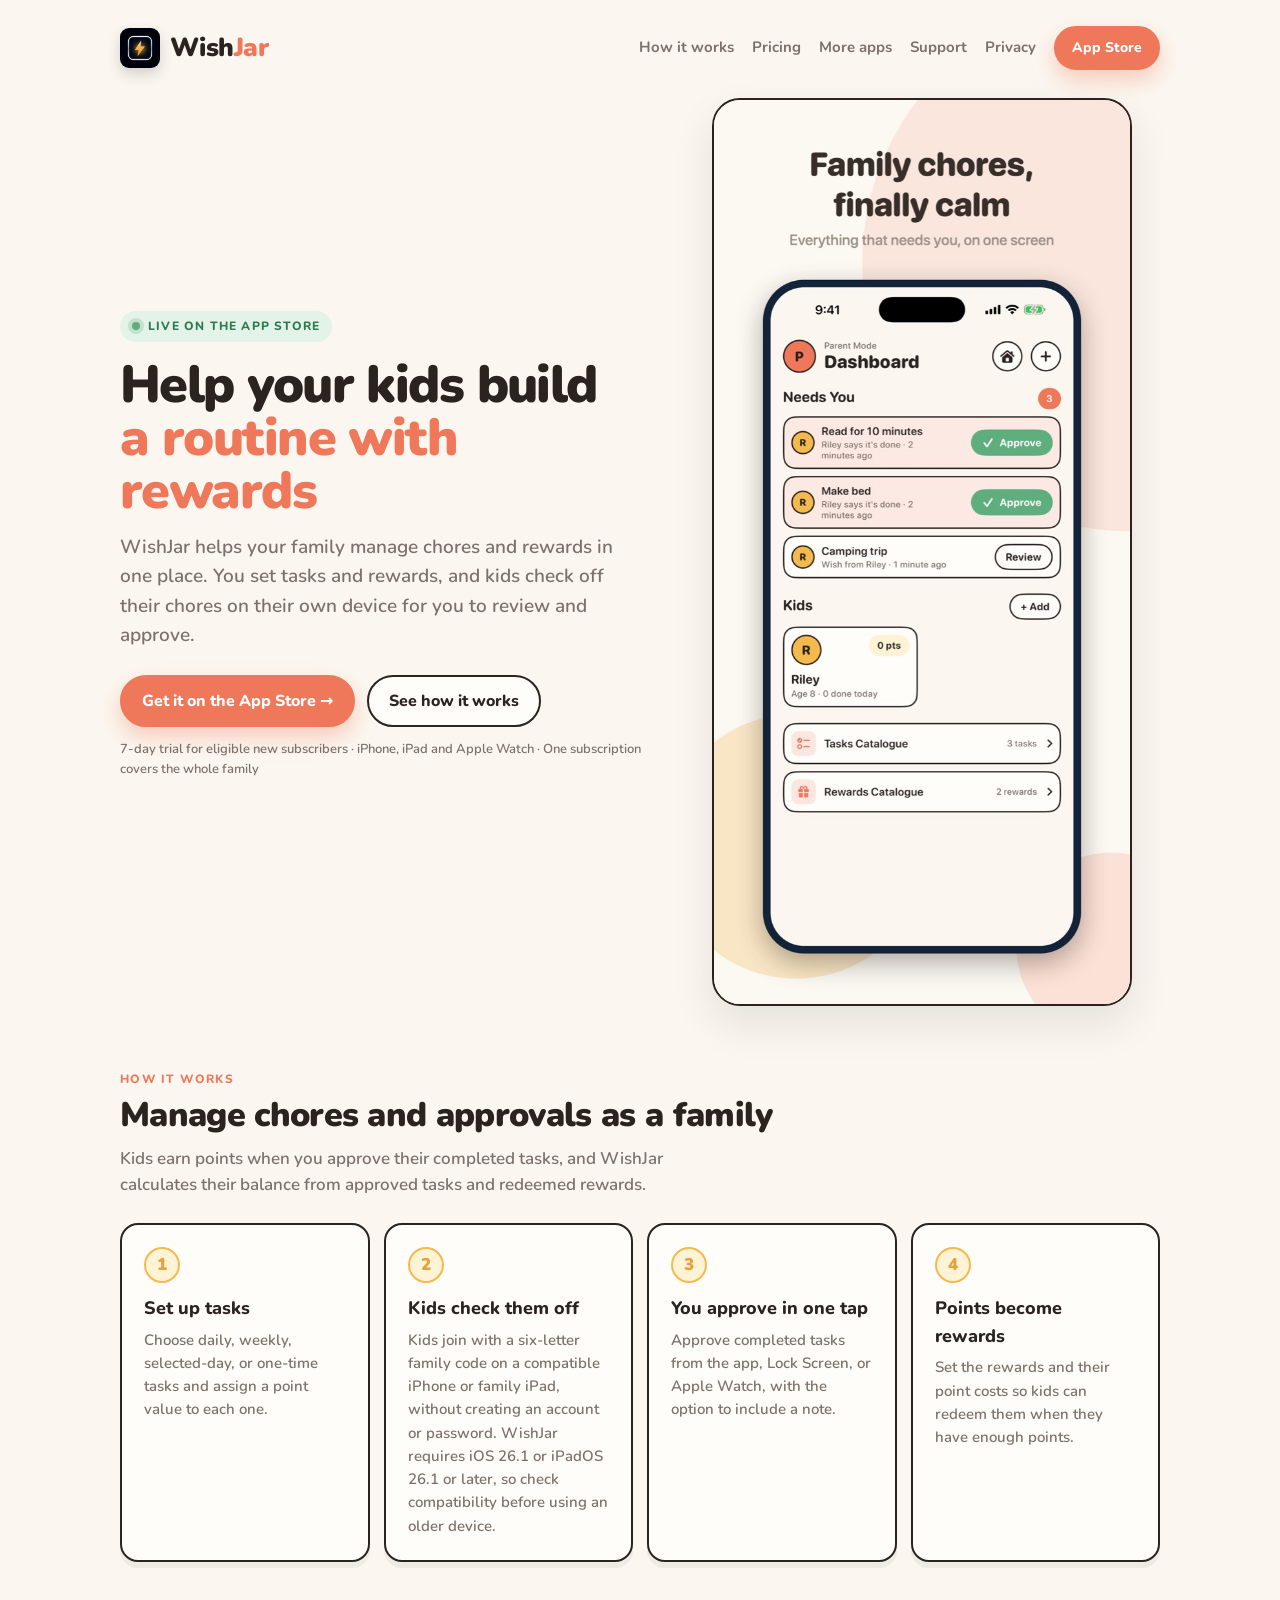
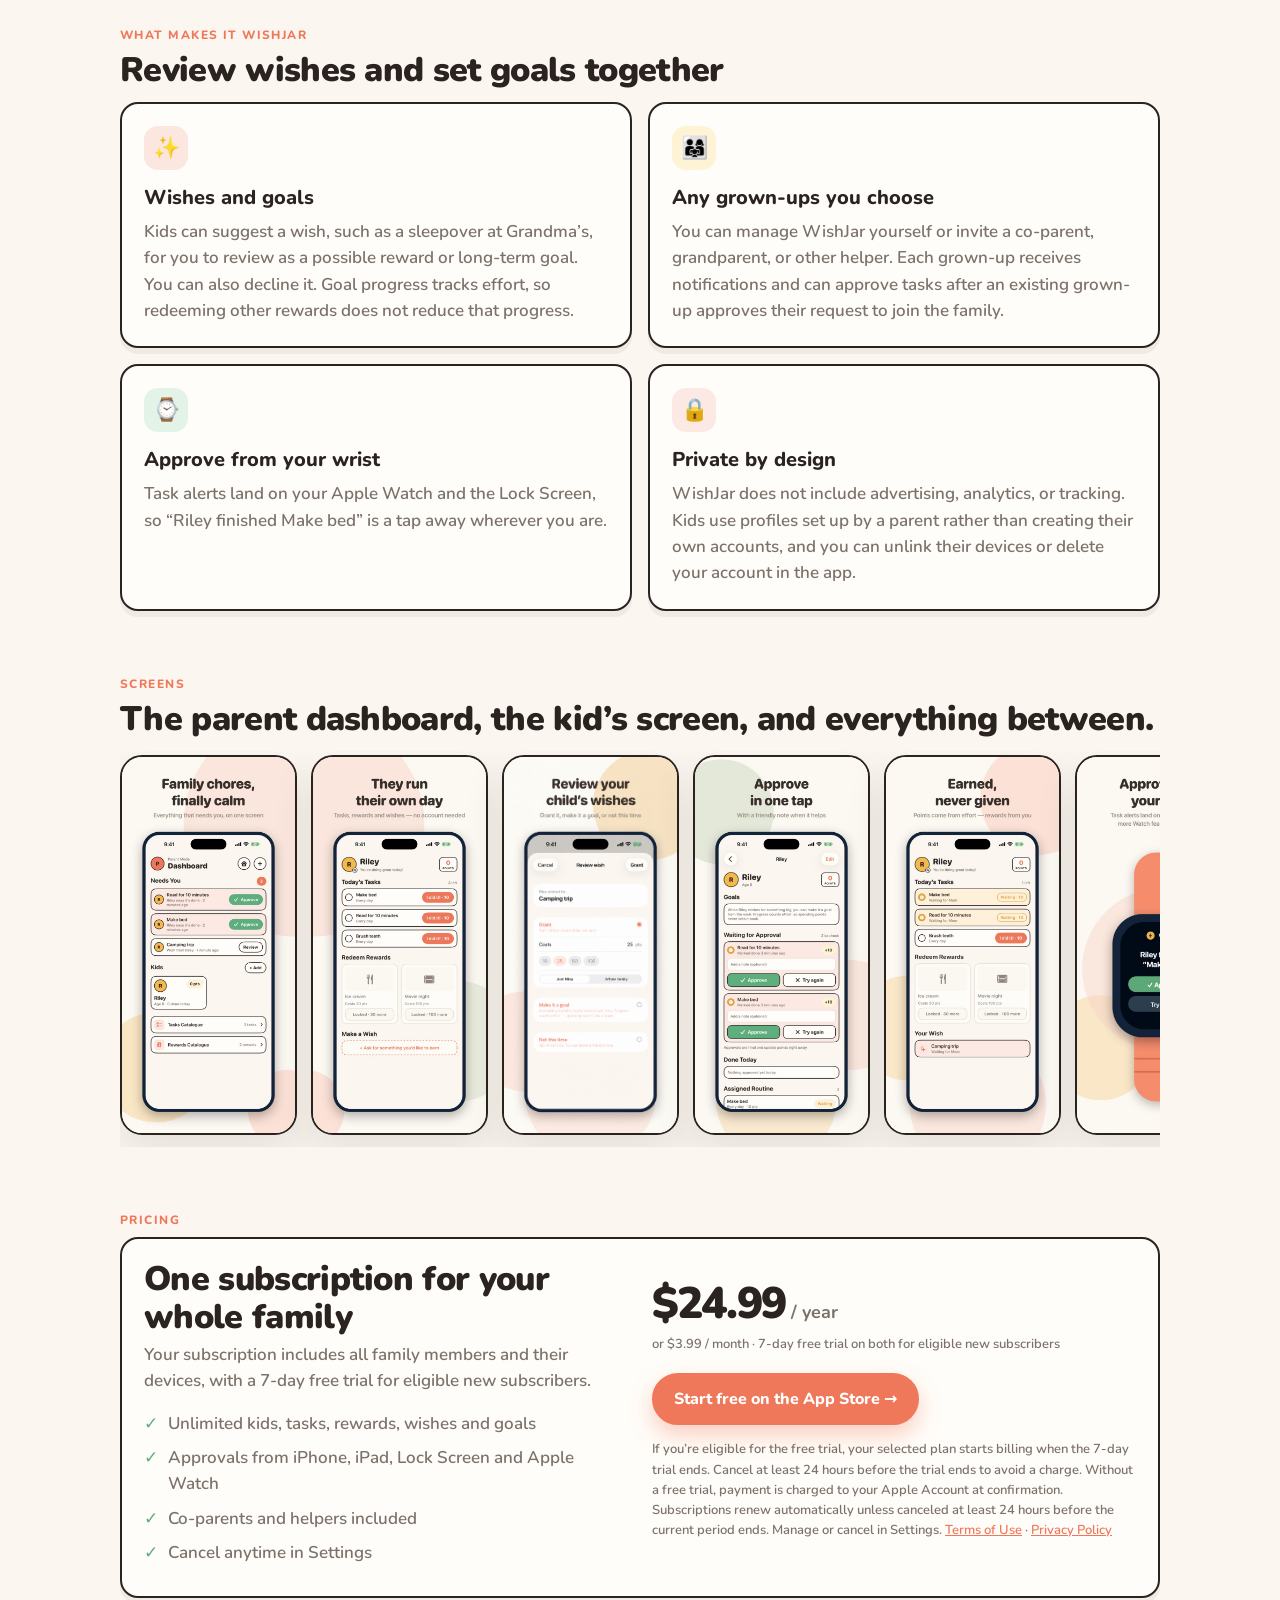
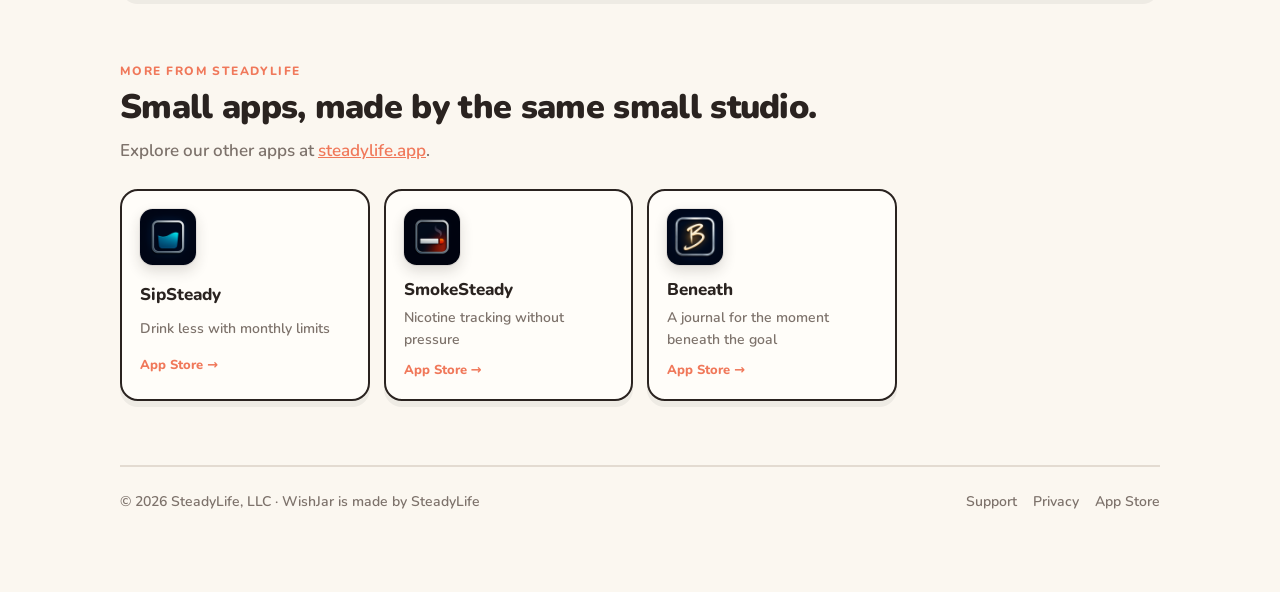
<file: index.html>
<!DOCTYPE html>
<html lang="en">
<head>
  <meta charset="utf-8" />
  <title>WishJar – Chores, rewards &amp; family goals</title>
  <meta name="viewport" content="width=device-width, initial-scale=1" />
  <meta name="description" content="WishJar helps your family run a simple chores-for-rewards routine. Kids check off tasks on their own device, you approve with one tap, and points turn into rewards they chose. Eligible new subscribers can try it free for 7 days on the App Store." />
  <meta property="og:title" content="WishJar – Chores, rewards & family goals" />
  <meta property="og:description" content="WishJar lets kids check off chores on their own device and earn points toward rewards after a parent approves." />
  <meta property="og:image" content="https://wishjar.family/img/mk-1-pano-left.jpg" />
  <meta property="og:url" content="https://wishjar.family/" />
  <meta name="theme-color" content="#FBF7F0" />
  <link rel="icon" type="image/png" sizes="32x32" href="/img/favicon-32.png" />
  <link rel="icon" type="image/png" sizes="64x64" href="/img/favicon-64.png" />
  <link rel="apple-touch-icon" href="/img/apple-touch-icon.png" />
  <meta name="apple-itunes-app" content="app-id=6804933445" />
  <link rel="preconnect" href="https://fonts.googleapis.com" />
  <link rel="preconnect" href="https://fonts.gstatic.com" crossorigin />
  <link href="https://fonts.googleapis.com/css2?family=Nunito:wght@500;600;700;800;900&display=swap" rel="stylesheet" />
  <link rel="stylesheet" href="/site.css" />
  <link rel="canonical" href="https://wishjar.family/" />
<meta name="google-site-verification" content="xaN9FVJr7uztQOR5M7D7zL60Qkp4SwVnyySKkg4rgh4" />
</head>
<body>
  <div class="shell">
    <header>
      <a class="wordmark" href="/">
        <img src="/img/icon-512.png" alt="" width="40" height="40" />
        <span><span class="wish">Wish</span><span class="jar">Jar</span></span>
      </a>
      <nav>
        <a href="#how">How it works</a>
        <a href="#pricing">Pricing</a>
        <a href="#more">More apps</a>
        <a href="/support.html">Support</a>
        <a href="/privacy.html">Privacy</a>
        <a class="btn btn-primary btn-small" href="https://apps.apple.com/app/id6804933445" target="_blank" rel="noopener">App Store</a>
      </nav>
    </header>

    <main>
      <section class="hero">
        <div>
          <div class="chip"><span class="dot"></span>Live on the App Store</div>
          <h1>Help your kids build<br /><span class="accent">a routine with rewards</span></h1>
          <p class="lede">
            WishJar helps your family manage chores and rewards in one place. You set tasks and rewards, and kids check off their chores on their own device for you to review and approve.
          </p>
          <div class="cta-row">
            <a class="btn btn-primary" href="https://apps.apple.com/app/id6804933445" target="_blank" rel="noopener">Get it on the App Store →</a>
            <a class="btn btn-ghost" href="#how">See how it works</a>
          </div>
          <p class="cta-note">7-day trial for eligible new subscribers · iPhone, iPad and Apple Watch · One subscription covers the whole family</p>
        </div>
        <div class="hero-shot">
          <img src="/img/mk-1-pano-left.jpg" alt="WishJar parent dashboard — everything that needs you on one screen" />
        </div>
      </section>

      <section id="how">
        <p class="eyebrow">How it works</p>
        <h2>Manage chores and approvals as a family</h2>
        <p class="sub">Kids earn points when you approve their completed tasks, and WishJar calculates their balance from approved tasks and redeemed rewards.</p>
        <div class="steps">
          <div class="card step">
            <div class="num">1</div>
            <h3>Set up tasks</h3>
            <p>Choose daily, weekly, selected-day, or one-time tasks and assign a point value to each one.</p>
          </div>
          <div class="card step">
            <div class="num">2</div>
            <h3>Kids check them off</h3>
            <p>Kids join with a six-letter family code on a compatible iPhone or family iPad, without creating an account or password. WishJar requires iOS 26.1 or iPadOS 26.1 or later, so check compatibility before using an older device.</p>
          </div>
          <div class="card step">
            <div class="num">3</div>
            <h3>You approve in one tap</h3>
            <p>Approve completed tasks from the app, Lock Screen, or Apple Watch, with the option to include a note.</p>
          </div>
          <div class="card step">
            <div class="num">4</div>
            <h3>Points become rewards</h3>
            <p>Set the rewards and their point costs so kids can redeem them when they have enough points.</p>
          </div>
        </div>
      </section>

      <section>
        <p class="eyebrow">What makes it WishJar</p>
        <h2>Review wishes and set goals together</h2>
        <div class="features">
          <div class="card feature coral">
            <div class="icon">✨</div>
            <h3>Wishes and goals</h3>
            <p>Kids can suggest a wish, such as a sleepover at Grandma&rsquo;s, for you to review as a possible reward or long-term goal. You can also decline it. Goal progress tracks effort, so redeeming other rewards does not reduce that progress.</p>
          </div>
          <div class="card feature mustard">
            <div class="icon">👨‍👩‍👧</div>
            <h3>Any grown-ups you choose</h3>
            <p>You can manage WishJar yourself or invite a co-parent, grandparent, or other helper. Each grown-up receives notifications and can approve tasks after an existing grown-up approves their request to join the family.</p>
          </div>
          <div class="card feature sage">
            <div class="icon">⌚️</div>
            <h3>Approve from your wrist</h3>
            <p>Task alerts land on your Apple Watch and the Lock Screen, so &ldquo;Riley finished Make bed&rdquo; is a tap away wherever you are.</p>
          </div>
          <div class="card feature blush">
            <div class="icon">🔒</div>
            <h3>Private by design</h3>
            <p>WishJar does not include advertising, analytics, or tracking. Kids use profiles set up by a parent rather than creating their own accounts, and you can unlink their devices or delete your account in the app.</p>
          </div>
        </div>
      </section>

      <section>
        <p class="eyebrow">Screens</p>
        <h2>The parent dashboard, the kid&rsquo;s screen, and everything between.</h2>
        <div class="gallery">
          <a href="/img/mk-1-pano-left.jpg" target="_blank" rel="noopener"><img src="/img/mk-1-pano-left.jpg" alt="Family chores, finally calm — the parent dashboard" loading="lazy" /></a>
          <a href="/img/mk-2-pano-right.jpg" target="_blank" rel="noopener"><img src="/img/mk-2-pano-right.jpg" alt="They run their own day — the kid's screen" loading="lazy" /></a>
          <a href="/img/wish-review.png" target="_blank" rel="noopener"><img src="/img/wish-review.png" alt="Reviewing a child’s wish in WishJar" loading="lazy" /></a>
          <a href="/img/mk-4-approve.jpg" target="_blank" rel="noopener"><img src="/img/mk-4-approve.jpg" alt="Approve in one tap" loading="lazy" /></a>
          <a href="/img/mk-5-earned.jpg" target="_blank" rel="noopener"><img src="/img/mk-5-earned.jpg" alt="Child’s task list showing chores awaiting approval" loading="lazy" /></a>
          <a href="/img/mk-6-watch.jpg" target="_blank" rel="noopener"><img src="/img/mk-6-watch.jpg" alt="Approve from your wrist on Apple Watch" loading="lazy" /></a>
        </div>
      </section>

      <section id="pricing">
        <p class="eyebrow">Pricing</p>
        <div class="card pricing">
          <div>
            <h2 style="margin-bottom:6px;">One subscription for your whole family</h2>
            <p class="sub" style="margin-bottom:0;">Your subscription includes all family members and their devices, with a 7-day free trial for eligible new subscribers.</p>
            <ul>
              <li>Unlimited kids, tasks, rewards, wishes and goals</li>
              <li>Approvals from iPhone, iPad, Lock Screen and Apple Watch</li>
              <li>Co-parents and helpers included</li>
              <li>Cancel anytime in Settings</li>
            </ul>
          </div>
          <div>
            <div class="price">$24.99<small> / year</small></div>
            <p class="fine" style="margin:8px 0 18px;">or $3.99 / month · 7-day free trial on both for eligible new subscribers</p>
            <a class="btn btn-primary" href="https://apps.apple.com/app/id6804933445" target="_blank" rel="noopener">Start free on the App Store →</a>
            <p class="fine" style="margin-top:14px;">If you&rsquo;re eligible for the free trial, your selected plan starts billing when the 7-day trial ends. Cancel at least 24 hours before the trial ends to avoid a charge. Without a free trial, payment is charged to your Apple Account at confirmation. Subscriptions renew automatically unless canceled at least 24 hours before the current period ends. Manage or cancel in Settings. <a href="https://www.apple.com/legal/internet-services/itunes/dev/stdeula/" target="_blank" rel="noopener">Terms of Use</a> · <a href="/privacy.html">Privacy Policy</a></p>
          </div>
        </div>
      </section>

      <section id="more">
        <p class="eyebrow">More from SteadyLife</p>
        <h2>Small apps, made by the same small studio.</h2>
        <p class="sub">Explore our other apps at <a href="https://steadylife.app/">steadylife.app</a>.</p>
        <div class="more-grid">
          <a class="more-card" href="https://apps.apple.com/app/id6755796430" target="_blank" rel="noopener">
            <img src="/img/sipsteady.png" alt="" width="56" height="56" />
            <span class="more-name">SipSteady</span>
            <span class="more-sub">Drink less with monthly limits</span>
            <span class="more-cta">App Store →</span>
          </a>
          <a class="more-card" href="https://apps.apple.com/app/id6803258229" target="_blank" rel="noopener">
            <img src="/img/smokesteady.png" alt="" width="56" height="56" />
            <span class="more-name">SmokeSteady</span>
            <span class="more-sub">Nicotine tracking without pressure</span>
            <span class="more-cta">App Store →</span>
          </a>
          <a class="more-card" href="https://apps.apple.com/app/id6801366688" target="_blank" rel="noopener">
            <img src="/img/beneath.png?v=20260921" alt="" width="56" height="56" />
            <span class="more-name">Beneath</span>
            <span class="more-sub">A journal for the moment beneath the goal</span>
            <span class="more-cta">App Store →</span>
          </a>
        </div>
      </section>
    </main>

    <footer>
      <div>© 2026 SteadyLife, LLC · WishJar is made by <a href="https://steadylife.app/">SteadyLife</a></div>
      <div class="links">
        <a href="/support.html">Support</a>
        <a href="/privacy.html">Privacy</a>
        <a href="https://apps.apple.com/app/id6804933445" target="_blank" rel="noopener">App Store</a>
      </div>
    </footer>
  </div>
</body>
</html>
</file>
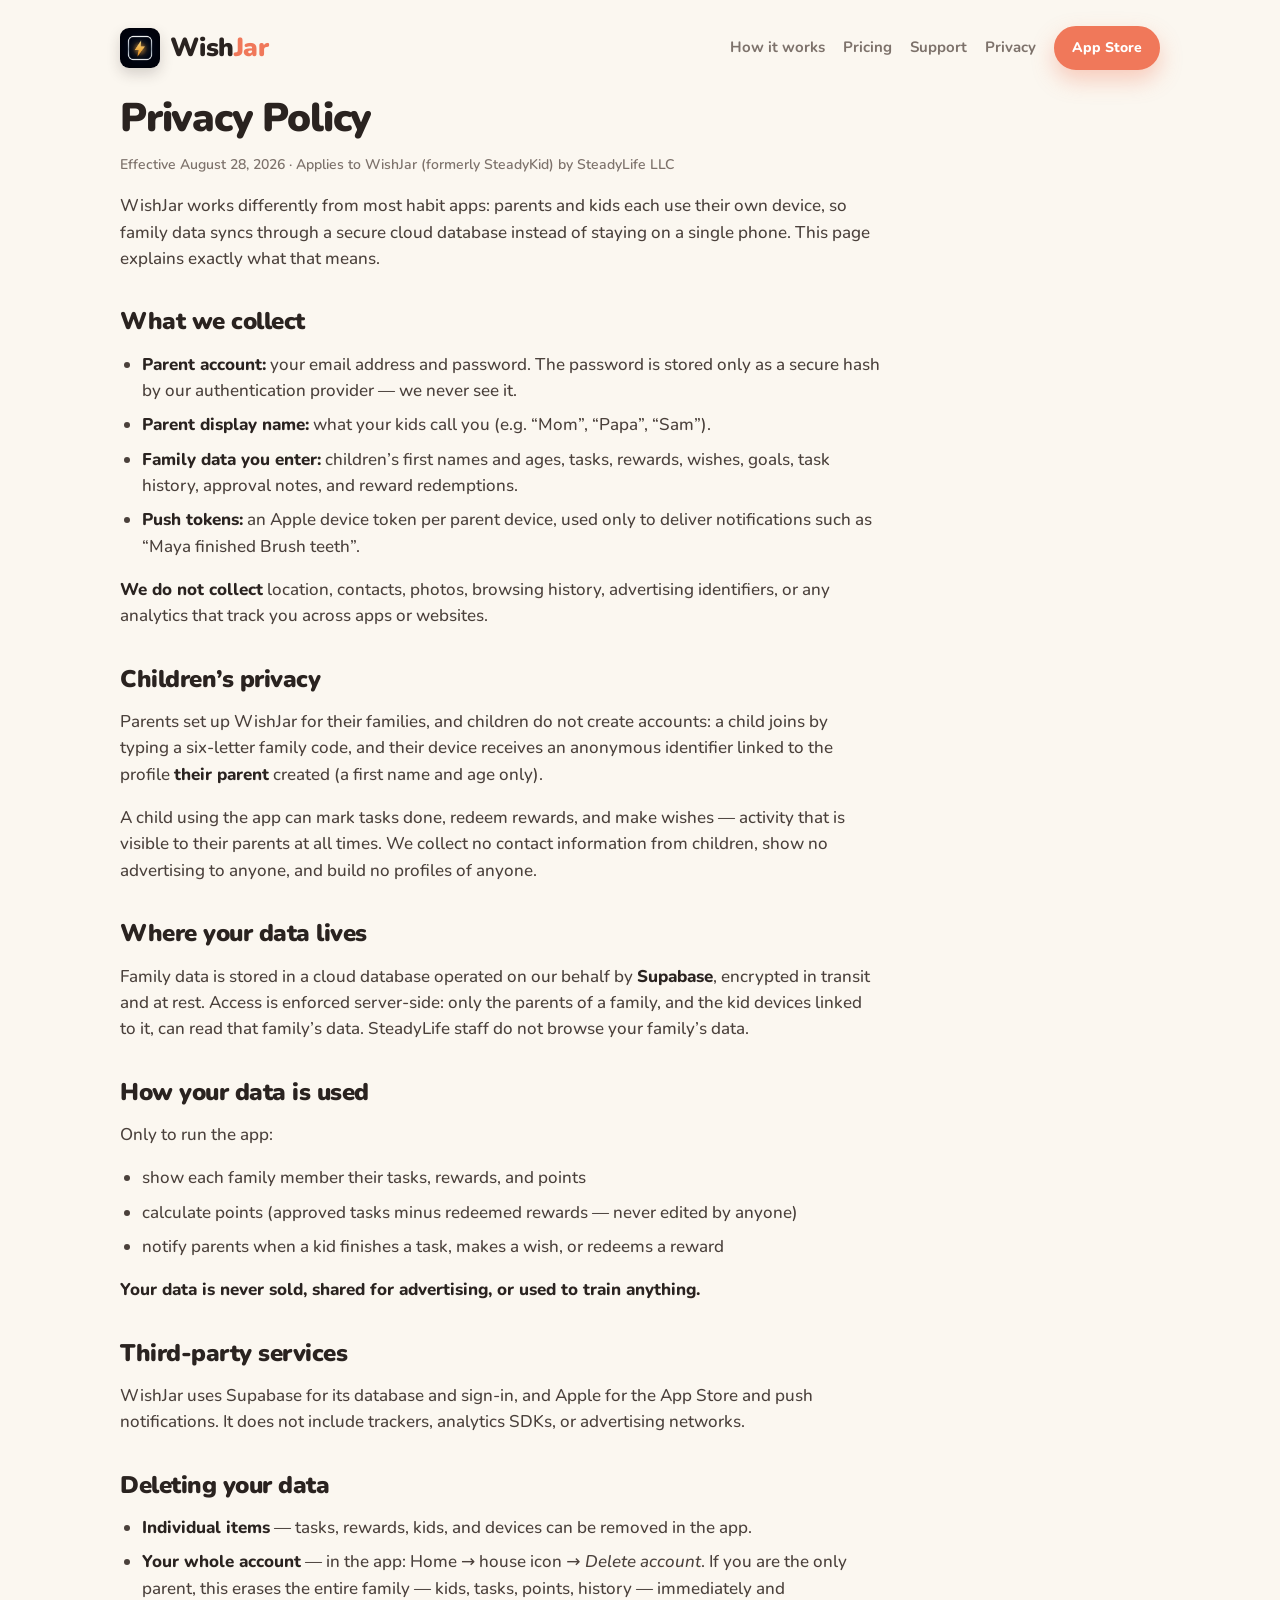
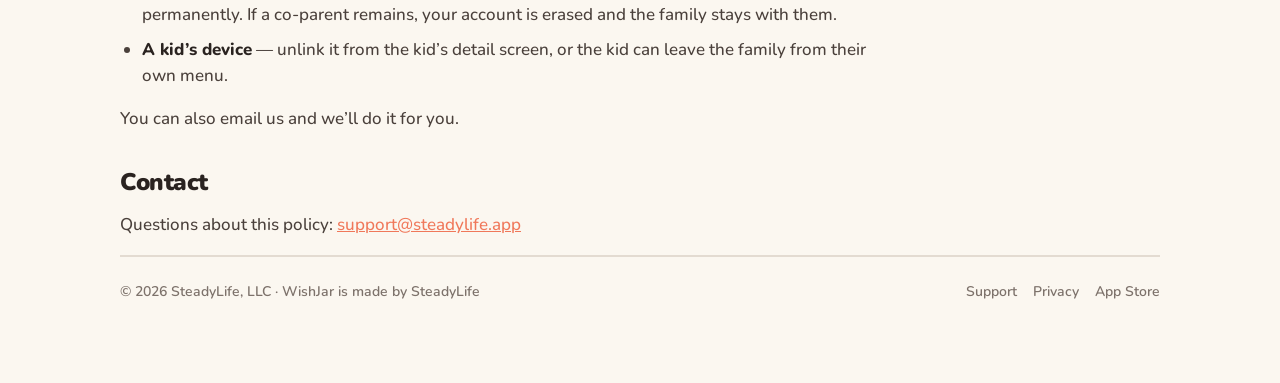
<file: privacy.html>
<!DOCTYPE html>
<html lang="en">
<head>
  <meta charset="utf-8" />
  <title>Privacy Policy – WishJar</title>
  <meta name="viewport" content="width=device-width, initial-scale=1" />
  <meta name="description" content="WishJar Privacy Policy – what the family chores app collects, where it lives, and how to delete it." />
  <link rel="icon" type="image/png" sizes="32x32" href="/img/favicon-32.png" />
  <link rel="apple-touch-icon" href="/img/apple-touch-icon.png" />
  <link rel="preconnect" href="https://fonts.googleapis.com" />
  <link rel="preconnect" href="https://fonts.gstatic.com" crossorigin />
  <link href="https://fonts.googleapis.com/css2?family=Nunito:wght@500;600;700;800;900&display=swap" rel="stylesheet" />
  <link rel="stylesheet" href="/site.css" />
  <link rel="canonical" href="https://wishjar.family/privacy" />
</head>
<body>
  <div class="shell">
    <header>
      <a class="wordmark" href="/">
        <img src="/img/icon-512.png" alt="" width="40" height="40" />
        <span><span class="wish">Wish</span><span class="jar">Jar</span></span>
      </a>
      <nav>
        <a href="/#how">How it works</a>
        <a href="/#pricing">Pricing</a>
        <a href="/support.html">Support</a>
        <a href="/privacy.html">Privacy</a>
        <a class="btn btn-primary btn-small" href="https://apps.apple.com/app/id6804933445" target="_blank" rel="noopener">App Store</a>
      </nav>
    </header>

    <main class="prose">
      <h1>Privacy Policy</h1>
      <p class="meta">Effective August 28, 2026 · Applies to WishJar (formerly SteadyKid) by SteadyLife LLC</p>
      <p>
        WishJar works differently from most habit apps: parents and kids each use their own device, so family data syncs through a secure cloud database instead of staying on a single phone. This page explains exactly what that means.
      </p>

      <h2>What we collect</h2>
      <ul>
        <li><strong>Parent account:</strong> your email address and password. The password is stored only as a secure hash by our authentication provider — we never see it.</li>
        <li><strong>Parent display name:</strong> what your kids call you (e.g. &ldquo;Mom&rdquo;, &ldquo;Papa&rdquo;, &ldquo;Sam&rdquo;).</li>
        <li><strong>Family data you enter:</strong> children&rsquo;s first names and ages, tasks, rewards, wishes, goals, task history, approval notes, and reward redemptions.</li>
        <li><strong>Push tokens:</strong> an Apple device token per parent device, used only to deliver notifications such as &ldquo;Maya finished Brush teeth&rdquo;.</li>
      </ul>
      <p><strong>We do not collect</strong> location, contacts, photos, browsing history, advertising identifiers, or any analytics that track you across apps or websites.</p>

      <h2>Children&rsquo;s privacy</h2>
      <p>Parents set up WishJar for their families, and children do not create accounts: a child joins by typing a six-letter family code, and their device receives an anonymous identifier linked to the profile <strong>their parent</strong> created (a first name and age only).</p>
      <p>A child using the app can mark tasks done, redeem rewards, and make wishes — activity that is visible to their parents at all times. We collect no contact information from children, show no advertising to anyone, and build no profiles of anyone.</p>

      <h2>Where your data lives</h2>
      <p>Family data is stored in a cloud database operated on our behalf by <strong>Supabase</strong>, encrypted in transit and at rest. Access is enforced server-side: only the parents of a family, and the kid devices linked to it, can read that family&rsquo;s data. SteadyLife staff do not browse your family&rsquo;s data.</p>

      <h2>How your data is used</h2>
      <p>Only to run the app:</p>
      <ul>
        <li>show each family member their tasks, rewards, and points</li>
        <li>calculate points (approved tasks minus redeemed rewards — never edited by anyone)</li>
        <li>notify parents when a kid finishes a task, makes a wish, or redeems a reward</li>
      </ul>
      <p><strong>Your data is never sold, shared for advertising, or used to train anything.</strong></p>

      <h2>Third-party services</h2>
      <p>WishJar uses Supabase for its database and sign-in, and Apple for the App Store and push notifications. It does not include trackers, analytics SDKs, or advertising networks.</p>

      <h2>Deleting your data</h2>
      <ul>
        <li><strong>Individual items</strong> — tasks, rewards, kids, and devices can be removed in the app.</li>
        <li><strong>Your whole account</strong> — in the app: Home → house icon → <em>Delete account</em>. If you are the only parent, this erases the entire family — kids, tasks, points, history — immediately and permanently. If a co-parent remains, your account is erased and the family stays with them.</li>
        <li><strong>A kid&rsquo;s device</strong> — unlink it from the kid&rsquo;s detail screen, or the kid can leave the family from their own menu.</li>
      </ul>
      <p>You can also email us and we&rsquo;ll do it for you.</p>

      <h2>Contact</h2>
      <p>Questions about this policy: <a href="mailto:support@steadylife.app">support@steadylife.app</a></p>
    </main>

    <footer>
      <div>© 2026 SteadyLife, LLC · WishJar is made by <a href="https://steadylife.app/">SteadyLife</a></div>
      <div class="links">
        <a href="/support.html">Support</a>
        <a href="/privacy.html">Privacy</a>
        <a href="https://apps.apple.com/app/id6804933445" target="_blank" rel="noopener">App Store</a>
      </div>
    </footer>
  </div>
</body>
</html>
</file>
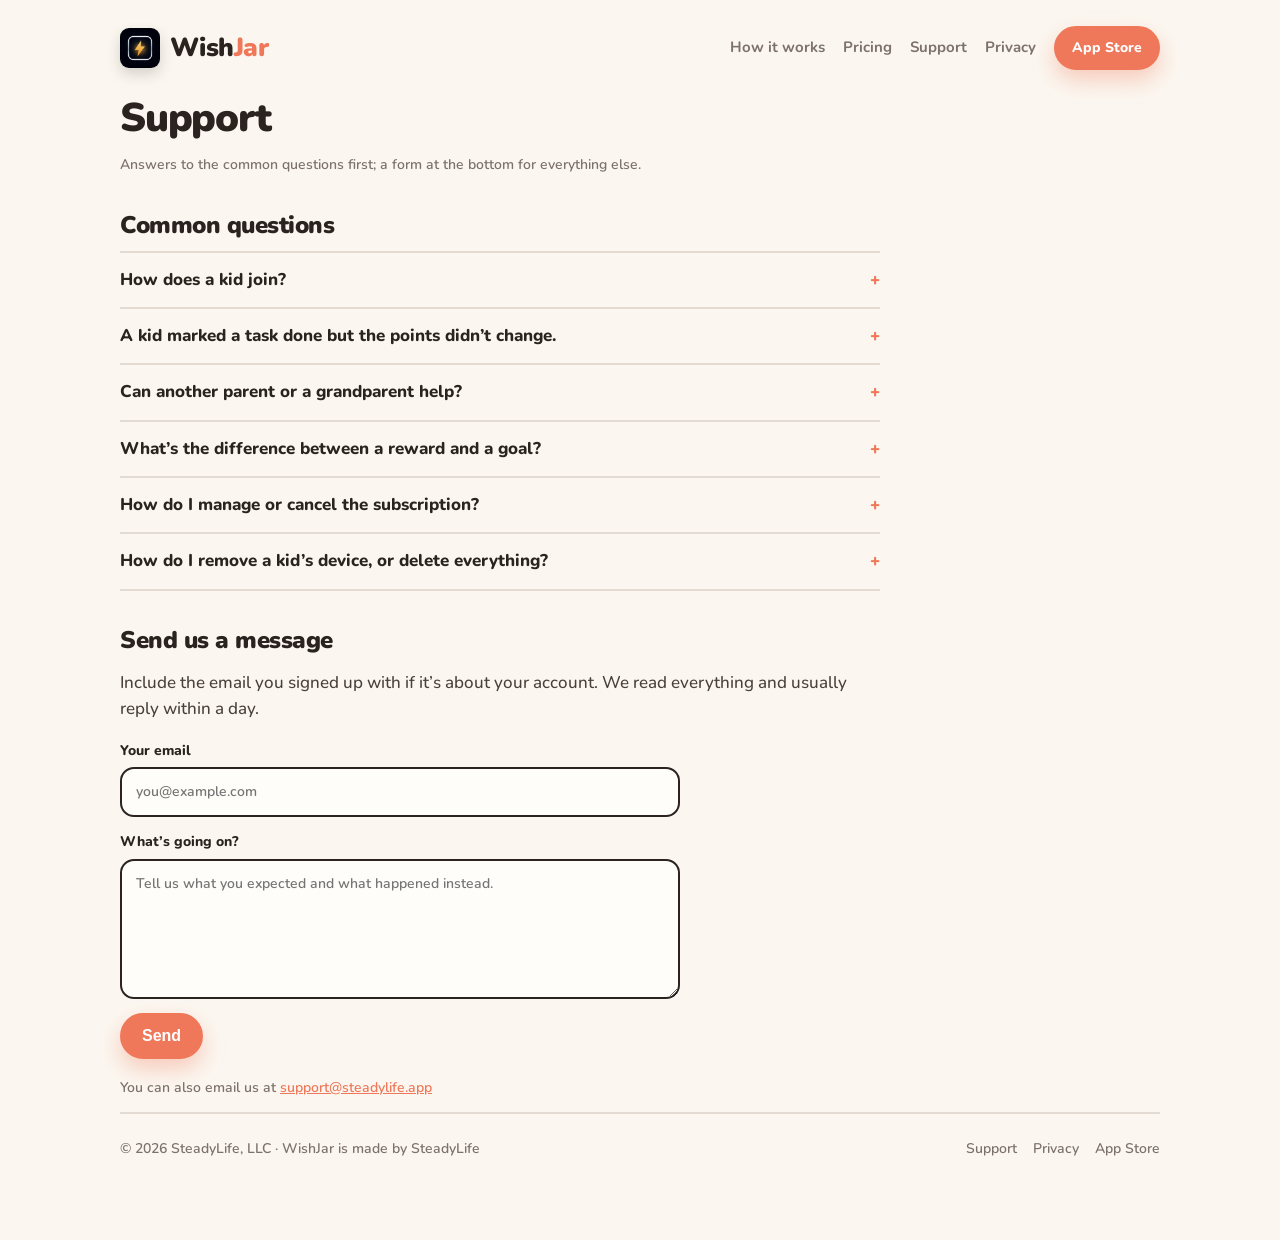
<file: support.html>
<!DOCTYPE html>
<html lang="en">
<head>
  <meta charset="utf-8" />
  <title>Support – WishJar</title>
  <meta name="viewport" content="width=device-width, initial-scale=1" />
  <meta name="description" content="Get help with WishJar: common questions about family codes, kid devices, approvals, wishes, subscriptions, and deleting your data." />
  <link rel="icon" type="image/png" sizes="32x32" href="/img/favicon-32.png" />
  <link rel="apple-touch-icon" href="/img/apple-touch-icon.png" />
  <link rel="preconnect" href="https://fonts.googleapis.com" />
  <link rel="preconnect" href="https://fonts.gstatic.com" crossorigin />
  <link href="https://fonts.googleapis.com/css2?family=Nunito:wght@500;600;700;800;900&display=swap" rel="stylesheet" />
  <link rel="stylesheet" href="/site.css" />
  <link rel="canonical" href="https://wishjar.family/support" />
</head>
<body>
  <div class="shell">
    <header>
      <a class="wordmark" href="/">
        <img src="/img/icon-512.png" alt="" width="40" height="40" />
        <span><span class="wish">Wish</span><span class="jar">Jar</span></span>
      </a>
      <nav>
        <a href="/#how">How it works</a>
        <a href="/#pricing">Pricing</a>
        <a href="/support.html">Support</a>
        <a href="/privacy.html">Privacy</a>
        <a class="btn btn-primary btn-small" href="https://apps.apple.com/app/id6804933445" target="_blank" rel="noopener">App Store</a>
      </nav>
    </header>

    <main class="prose">
      <h1>Support</h1>
      <p class="meta">Answers to the common questions first; a form at the bottom for everything else.</p>

      <h2>Common questions</h2>
      <details>
        <summary>How does a kid join?</summary>
        <p>On the kid&rsquo;s device, open WishJar and tap <strong>I&rsquo;m a kid — enter a join code</strong>, type your family&rsquo;s six-letter code (Home → house icon), and pick their name. Kids do not need an account or password to join. If you ever want a new code, tap <strong>Get a new code</strong> — kids already signed in stay signed in.</p>
      </details>
      <details>
        <summary>A kid marked a task done but the points didn&rsquo;t change.</summary>
        <p>That&rsquo;s by design: points are awarded when a grown-up approves. Check <strong>Needs You</strong> on your dashboard, or the notification on your phone or watch, and tap Approve.</p>
      </details>
      <details>
        <summary>Can another parent or a grandparent help?</summary>
        <p>A co-parent or grandparent can sign up as a grown-up and request to join with your family code. After you approve the request from your dashboard, they can approve tasks and receive notifications.</p>
      </details>
      <details>
        <summary>What&rsquo;s the difference between a reward and a goal?</summary>
        <p>A reward is something a kid can buy with points right now. A goal is a big wish you&rsquo;ve turned into something to work toward over time — it fills up from the same effort, but spending points on small rewards never sets it back.</p>
      </details>
      <details>
        <summary>How do I manage or cancel the subscription?</summary>
        <p>On your iPhone: Settings → your name → Subscriptions → WishJar. One subscription covers the whole family. If you started a free trial, cancel at least 24 hours before it ends to avoid a charge. Otherwise, cancel at least 24 hours before the current subscription period ends to stop renewal.</p>
      </details>
      <details>
        <summary>How do I remove a kid&rsquo;s device, or delete everything?</summary>
        <p>Open the kid&rsquo;s detail screen → <strong>Devices</strong> → Unlink. To delete your whole account: Home → house icon → <strong>Delete account</strong>. See the <a href="/privacy.html">Privacy Policy</a> for exactly what that erases.</p>
      </details>

      <h2>Send us a message</h2>
      <p>Include the email you signed up with if it&rsquo;s about your account. We read everything and usually reply within a day.</p>
      <form class="support" name="wishjar-support" method="POST" action="/thanks.html" data-netlify="true" netlify-honeypot="bot-field">
        <input type="hidden" name="form-name" value="wishjar-support" />
        <p style="position:absolute;left:-9999px;height:0;width:0;overflow:hidden;" aria-hidden="true"><label>Don&rsquo;t fill this out: <input name="bot-field" /></label></p>
        <label>Your email <input type="email" name="email" required placeholder="you@example.com" /></label>
        <label>What&rsquo;s going on? <textarea name="message" required placeholder="Tell us what you expected and what happened instead."></textarea></label>
        <div><button class="btn btn-primary" type="submit">Send</button></div>
      </form>
      <p class="meta" style="margin-top:18px;">You can also email us at <a href="mailto:support@steadylife.app">support@steadylife.app</a></p>
    </main>

    <footer>
      <div>© 2026 SteadyLife, LLC · WishJar is made by <a href="https://steadylife.app/">SteadyLife</a></div>
      <div class="links">
        <a href="/support.html">Support</a>
        <a href="/privacy.html">Privacy</a>
        <a href="https://apps.apple.com/app/id6804933445" target="_blank" rel="noopener">App Store</a>
      </div>
    </footer>
  </div>
</body>
</html>
</file>
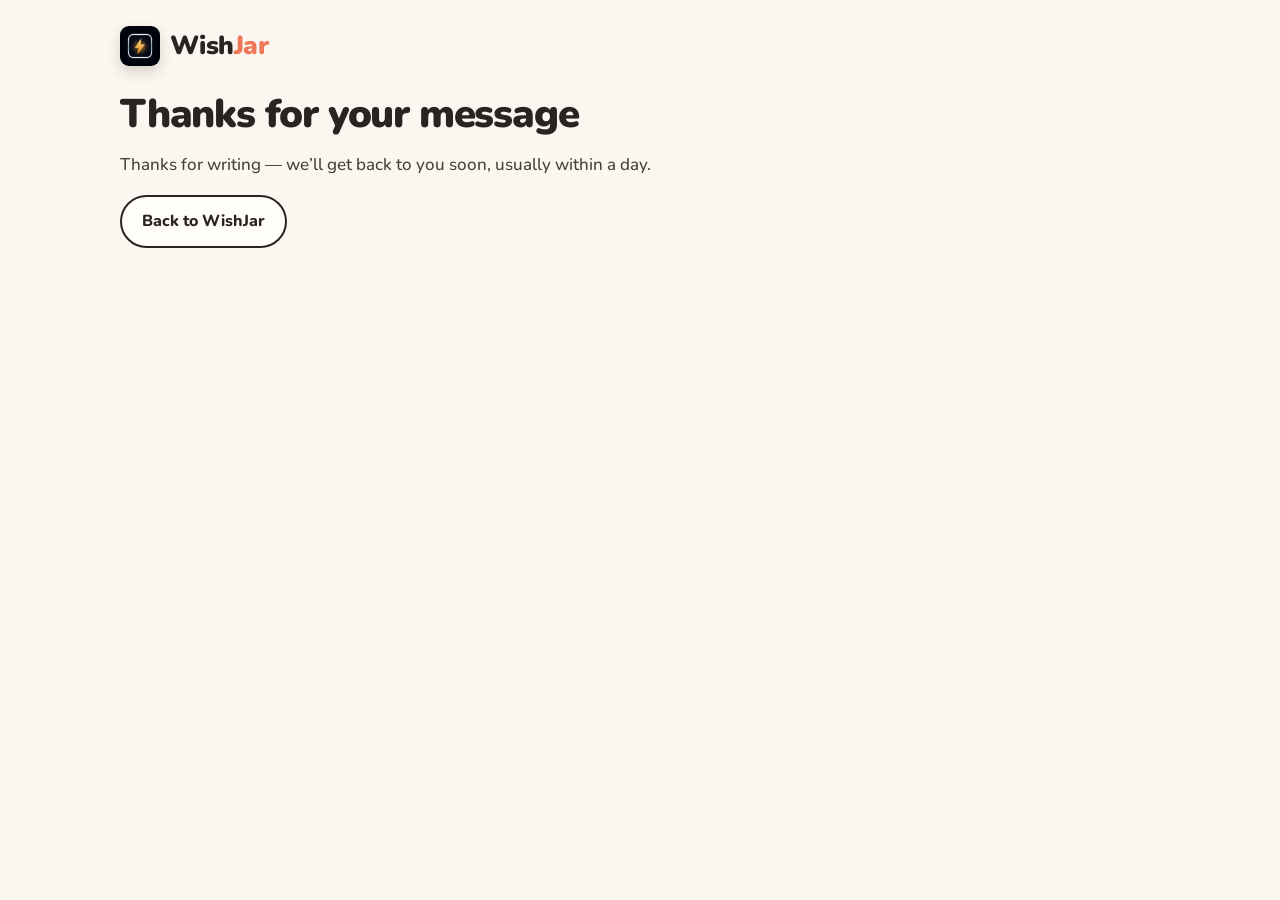
<file: thanks.html>
<!DOCTYPE html>
<html lang="en">
<head>
  <meta charset="utf-8" />
  <title>Thanks – WishJar</title>
  <meta name="viewport" content="width=device-width, initial-scale=1" />
  <meta name="robots" content="noindex" />
  <link rel="icon" type="image/png" sizes="32x32" href="/img/favicon-32.png" />
  <link href="https://fonts.googleapis.com/css2?family=Nunito:wght@500;600;700;800;900&display=swap" rel="stylesheet" />
  <link rel="stylesheet" href="/site.css" />
  <meta name="robots" content="noindex" />
</head>
<body>
  <div class="shell">
    <header>
      <a class="wordmark" href="/">
        <img src="/img/icon-512.png" alt="" width="40" height="40" />
        <span><span class="wish">Wish</span><span class="jar">Jar</span></span>
      </a>
    </header>
    <main class="prose">
      <h1>Thanks for your message</h1>
      <p>Thanks for writing — we&rsquo;ll get back to you soon, usually within a day.</p>
      <p><a class="btn btn-ghost" href="/">Back to WishJar</a></p>
    </main>
  </div>
</body>
</html>
</file>
<file: site.css>
/* WishJar — the app's own palette and type ("Warm & Playful"):
   cream paper, ink outlines, coral actions, mustard points, sage done. */
:root {
  --cream: #FBF7F0;
  --paper: #FFFDF9;
  --ink: #2A2320;
  --muted: #7D726B;
  --line: #E3DBD1;
  --coral: #F0785A;
  --coral-soft: #FBE7E0;
  --mustard: #F4BA4E;
  --mustard-soft: #FFF3D6;
  --sage: #5FAE7E;
  --sage-soft: #E4F3E8;
  --amber: #E6A23C;
  --blush: #FDE9E3;
  --radius: 18px;
  --stroke: 2px;
  --shadow: 0 18px 40px rgba(42, 35, 32, 0.10);
}

* { box-sizing: border-box; }

html { scroll-behavior: smooth; }

body {
  margin: 0;
  background: var(--cream);
  color: var(--ink);
  font-family: "Nunito", -apple-system, "SF Pro Rounded", system-ui, sans-serif;
  font-size: 17px;
  line-height: 1.55;
  -webkit-font-smoothing: antialiased;
}

a { color: var(--coral); }

.shell {
  max-width: 1080px;
  margin: 0 auto;
  padding: 20px 20px 80px;
}

/* --- Header --- */
header {
  display: flex;
  align-items: center;
  justify-content: space-between;
  gap: 16px;
  padding: 6px 0 28px;
  flex-wrap: wrap;
}

.wordmark {
  display: inline-flex;
  align-items: center;
  gap: 10px;
  text-decoration: none;
  font-weight: 900;
  font-size: 26px;
  letter-spacing: -0.02em;
}
.wordmark img {
  width: 40px;
  height: 40px;
  border-radius: 22.5%;
  box-shadow: 0 6px 14px rgba(42, 35, 32, 0.18);
}
.wordmark .wish { color: var(--ink); }
.wordmark .jar { color: var(--coral); }

nav { display: flex; align-items: center; gap: 18px; flex-wrap: wrap; }
nav a {
  color: var(--muted);
  text-decoration: none;
  font-weight: 700;
  font-size: 15px;
}
nav a:hover { color: var(--ink); }

/* --- Buttons --- */
.btn {
  display: inline-flex;
  align-items: center;
  gap: 8px;
  padding: 12px 20px;
  border-radius: 999px;
  font-weight: 800;
  font-size: 16px;
  text-decoration: none;
  border: var(--stroke) solid var(--ink);
  transition: transform 0.08s ease-out, box-shadow 0.08s ease-out;
}
.btn:active { transform: translateY(1px); }
.btn-primary {
  background: var(--coral);
  color: #fff;
  border-color: var(--coral);
  box-shadow: 0 10px 22px rgba(240, 120, 90, 0.35);
}
.btn-primary:hover { box-shadow: 0 14px 28px rgba(240, 120, 90, 0.42); transform: translateY(-1px); }
.btn-ghost {
  background: var(--paper);
  color: var(--ink);
}
.btn-ghost:hover { background: #fff; }
.btn-small { padding: 9px 16px; font-size: 14px; }

/* --- Hero --- */
.hero {
  display: grid;
  grid-template-columns: minmax(0, 1.05fr) minmax(0, 0.95fr);
  gap: 36px;
  align-items: center;
  margin-bottom: 64px;
}
@media (max-width: 860px) { .hero { grid-template-columns: minmax(0, 1fr); } }

.chip {
  display: inline-flex;
  align-items: center;
  gap: 8px;
  padding: 6px 12px;
  border-radius: 999px;
  background: var(--sage-soft);
  color: #2F7A50;
  font-size: 12px;
  font-weight: 800;
  letter-spacing: 0.10em;
  text-transform: uppercase;
  margin-bottom: 16px;
}
.chip .dot {
  width: 8px; height: 8px; border-radius: 50%;
  background: var(--sage);
  box-shadow: 0 0 0 4px rgba(95, 174, 126, 0.25);
}

h1 {
  font-size: 52px;
  line-height: 1.02;
  letter-spacing: -0.03em;
  font-weight: 900;
  margin: 0 0 16px;
}
@media (max-width: 600px) { h1 { font-size: 40px; } }
h1 .accent { color: var(--coral); }

.lede {
  font-size: 19px;
  color: var(--muted);
  font-weight: 600;
  max-width: 520px;
  margin: 0 0 24px;
}

.cta-row { display: flex; gap: 12px; flex-wrap: wrap; align-items: center; }
.cta-note { font-size: 13px; color: var(--muted); font-weight: 600; margin-top: 12px; }

.hero-shot img {
  width: 100%;
  max-width: 420px;
  display: block;
  margin: 0 auto;
  border-radius: 28px;
  border: var(--stroke) solid var(--ink);
  box-shadow: var(--shadow);
  background: var(--paper);
}

/* --- Sections --- */
section { margin-bottom: 64px; }
.eyebrow {
  font-size: 12px;
  font-weight: 800;
  letter-spacing: 0.12em;
  text-transform: uppercase;
  color: var(--coral);
  margin: 0 0 8px;
}
h2 {
  font-size: 34px;
  line-height: 1.1;
  letter-spacing: -0.02em;
  font-weight: 900;
  margin: 0 0 12px;
}
.sub { color: var(--muted); font-weight: 600; max-width: 620px; margin: 0 0 24px; }

.card {
  background: var(--paper);
  border: var(--stroke) solid var(--ink);
  border-radius: var(--radius);
  padding: 22px;
  box-shadow: 0 6px 0 rgba(42, 35, 32, 0.06);
}

/* Steps */
.steps { display: grid; grid-template-columns: repeat(4, minmax(0, 1fr)); gap: 14px; }
@media (max-width: 860px) { .steps { grid-template-columns: repeat(2, minmax(0, 1fr)); } }
@media (max-width: 480px) { .steps { grid-template-columns: minmax(0, 1fr); } }
.step .num {
  width: 36px; height: 36px; border-radius: 50%;
  display: flex; align-items: center; justify-content: center;
  background: var(--mustard-soft); color: var(--amber);
  font-weight: 900; margin-bottom: 12px;
  border: var(--stroke) solid var(--mustard);
}
.step h3 { margin: 0 0 6px; font-size: 18px; font-weight: 800; }
.step p { margin: 0; color: var(--muted); font-weight: 600; font-size: 15px; }

/* Features */
.features { display: grid; grid-template-columns: repeat(2, minmax(0, 1fr)); gap: 16px; }
@media (max-width: 720px) { .features { grid-template-columns: minmax(0, 1fr); } }
.feature .icon {
  width: 44px; height: 44px; border-radius: 14px;
  display: flex; align-items: center; justify-content: center;
  font-size: 22px; margin-bottom: 12px;
}
.feature.coral .icon { background: var(--coral-soft); }
.feature.mustard .icon { background: var(--mustard-soft); }
.feature.sage .icon { background: var(--sage-soft); }
.feature.blush .icon { background: var(--blush); }
.feature h3 { margin: 0 0 6px; font-size: 20px; font-weight: 800; }
.feature p { margin: 0; color: var(--muted); font-weight: 600; }

/* Gallery */
.gallery {
  display: flex; gap: 14px; overflow-x: auto; padding: 4px 4px 12px;
  scroll-snap-type: x mandatory;
}
.gallery a { flex: 0 0 auto; scroll-snap-align: start; }
.gallery img {
  height: 380px; width: auto; display: block;
  border-radius: 22px;
  border: var(--stroke) solid var(--ink);
  box-shadow: var(--shadow);
}
@media (max-width: 600px) { .gallery img { height: 300px; } }

/* Pricing */
.pricing {
  display: grid; grid-template-columns: minmax(0, 1fr) minmax(0, 1fr);
  gap: 24px; align-items: center;
}
@media (max-width: 760px) { .pricing { grid-template-columns: minmax(0, 1fr); } }
.price { font-size: 44px; font-weight: 900; letter-spacing: -0.03em; line-height: 1; }
.price small { font-size: 18px; color: var(--muted); font-weight: 700; letter-spacing: 0; }
.pricing ul { list-style: none; padding: 0; margin: 16px 0 0; }
.pricing li { display: flex; gap: 10px; align-items: flex-start; margin-bottom: 8px; color: var(--muted); font-weight: 600; }
.pricing li::before {
  content: "✓"; color: var(--sage); font-weight: 900; flex: 0 0 auto;
}
.fine { font-size: 13px; color: var(--muted); font-weight: 600; }

/* Prose pages (privacy, support) */
.prose { max-width: 760px; }
.prose h1 { font-size: 40px; }
.prose h2 { font-size: 24px; margin-top: 36px; }
.prose p, .prose li { color: #4A403B; font-weight: 500; }
.prose strong { color: var(--ink); font-weight: 800; }
.prose ul { padding-left: 22px; }
.prose li { margin-bottom: 8px; }
.prose .meta { color: var(--muted); font-weight: 600; font-size: 14px; }

/* Forms */
form.support { display: grid; gap: 14px; max-width: 560px; }
form.support label { font-weight: 800; font-size: 14px; display: grid; gap: 6px; }
form.support input, form.support textarea, form.support select {
  font: inherit; font-weight: 600; color: var(--ink);
  background: var(--paper);
  border: var(--stroke) solid var(--ink);
  border-radius: 14px;
  padding: 12px 14px;
}
form.support textarea { min-height: 140px; resize: vertical; }
form.support input:focus, form.support textarea:focus, form.support select:focus {
  outline: none; box-shadow: 0 0 0 4px var(--coral-soft); border-color: var(--coral);
}

/* FAQ */
details { border-top: var(--stroke) solid var(--line); padding: 14px 0; }
details:last-of-type { border-bottom: var(--stroke) solid var(--line); }
summary { cursor: pointer; font-weight: 800; font-size: 17px; list-style: none; display: flex; justify-content: space-between; }
summary::after { content: "+"; color: var(--coral); font-weight: 900; }
details[open] summary::after { content: "–"; }
details p { color: var(--muted); font-weight: 600; margin: 10px 0 0; }

/* Footer */
footer {
  border-top: var(--stroke) solid var(--line);
  padding-top: 24px;
  display: flex; justify-content: space-between; gap: 16px; flex-wrap: wrap;
  color: var(--muted); font-size: 14px; font-weight: 600;
}
footer a { color: var(--muted); text-decoration: none; }
footer a:hover { color: var(--ink); }
footer .links { display: flex; gap: 16px; flex-wrap: wrap; }

/* More from SteadyLife */
.more-grid { display: grid; grid-template-columns: repeat(4, minmax(0, 1fr)); gap: 14px; }
@media (max-width: 900px) { .more-grid { grid-template-columns: repeat(2, minmax(0, 1fr)); } }
@media (max-width: 520px) { .more-grid { grid-template-columns: minmax(0, 1fr); } }
.more-card {
  display: grid; gap: 4px; text-decoration: none; color: var(--ink);
  background: var(--paper); border: var(--stroke) solid var(--ink);
  border-radius: var(--radius); padding: 18px;
  box-shadow: 0 6px 0 rgba(42, 35, 32, 0.06);
  transition: transform 0.08s ease-out, box-shadow 0.08s ease-out;
}
.more-card:hover { transform: translateY(-2px); box-shadow: 0 10px 0 rgba(42, 35, 32, 0.08); }
.more-card img { width: 56px; height: 56px; border-radius: 22.5%; margin-bottom: 8px; box-shadow: 0 6px 14px rgba(42, 35, 32, 0.16), 0 0 0 1px rgba(42,35,32,0.08); }
.more-name { font-weight: 800; font-size: 17px; }
.more-sub { color: var(--muted); font-weight: 600; font-size: 14px; }
.more-cta { color: var(--coral); font-weight: 800; font-size: 13px; margin-top: 6px; }
</file>
